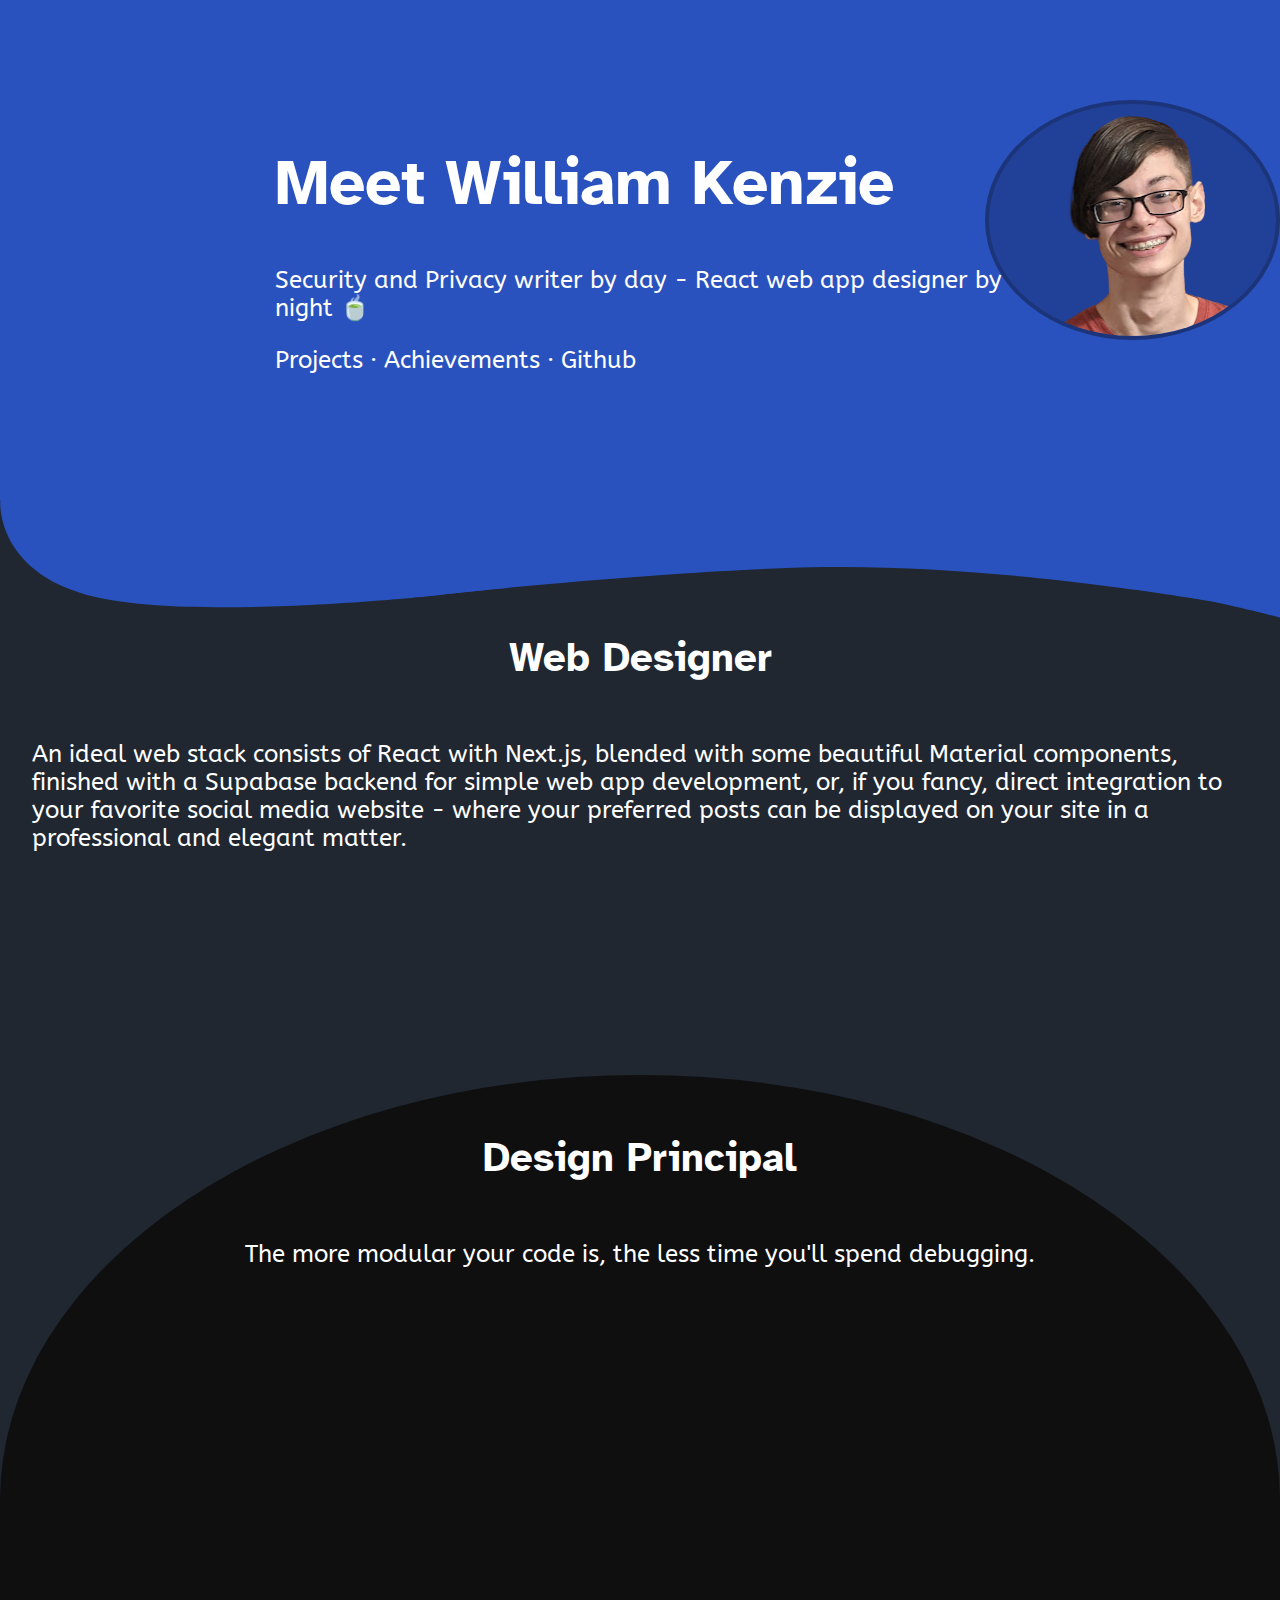
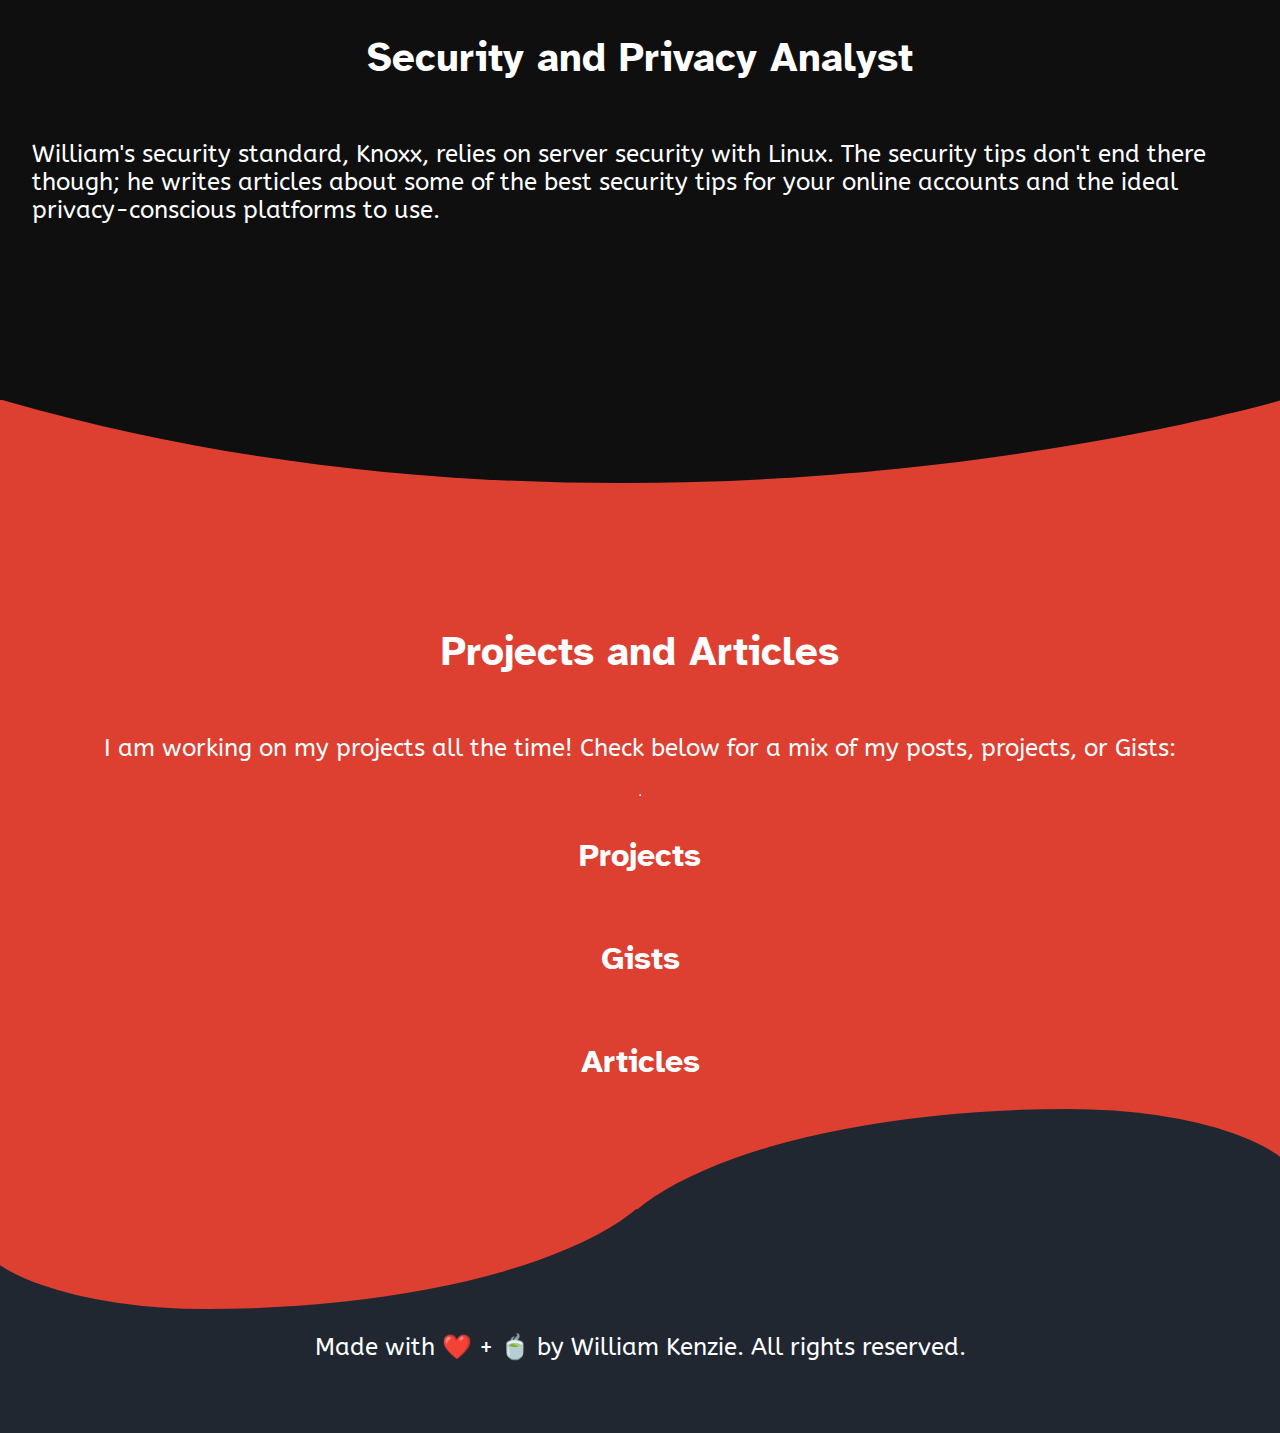
<file: index.html>
<!DOCTYPE html>
<html lang="en">
   <head>
      <meta charset="UTF-8" />
      <meta http-equiv="X-UA-Compatible" content="IE=edge" />
      <meta name="viewport" content="width=device-width, initial-scale=1.0" />
      <meta name="title" content="William Kenzie">
      <meta name="description" content="Security and Privacy writer by day - React web app designer by night 🍵">
      <meta name="keywords" content="Javascript Developer, Python Developer, React Developer, Rust Developer, Security Analyst, Privacy Analyst, Privacy, Security, Developer">
      <meta name="robots" content="index, follow">
      <meta http-equiv="Content-Type" content="text/html; charset=utf-8">
      <meta name="language" content="English">
      <title>William Kenzie</title>
      <link rel="stylesheet" href="assets/style.css">
      </link>
   </head>
   <body>
      <section class="blue">
         <div style="float:left; max-width:60%">
            <h1>Meet William Kenzie</h1>
            <p>Security and Privacy writer by day - React web app designer by night 🍵</p>
            <p><a href="./projects">Projects</a> &centerdot; <a href="./achievements">Achievements</a> &centerdot; <a href="https://github.com/willkenzie">Github</a></p>
         </div>
         <img src="assets/me.png" alt="William Kenzie">
      </section>
      <svg class="separator" width="100%" height="120" viewBox="0.1 0.1 180 40" preserveAspectRatio="none" style="z-index:2; position:absolute;">
         <g transform="translate(-18.298844,-77.973964)">
            <path style="fill:#2a52be;" d="M 31.615583,86.351641 H 192.16499 v 26.901969 c 0,0 -32.03411,-14.237983 -59.62682,-12.72484 -22.34188,1.2252 -54.779359,9.72634 -54.779359,9.72634 0,0 -22.029534,3.62882 -34.471238,-1.88988 -12.441702,-5.51871 -11.67199,-22.013589 -11.67199,-22.013589 z" />
            <path style="fill:#2a52be;" d="M 18.441597,78.106256 H 198.58126 v 39.288614 c 0,0 -43.10672,-27.825245 -73.47599,-19.687823 -30.369264,8.137423 -46.832208,12.548653 -46.832208,12.548653 0,0 -32.775418,8.05972 -46.735258,0 C 17.577964,102.19598 18.441597,78.106256 18.441597,78.106256 Z" />
         </g>
      </svg>
      <section>
         <h2>Web Designer</h2>
         <p>An ideal web stack consists of React with Next.js, blended with some beautiful Material components, finished with a Supabase backend for simple web app development, or, if you fancy, direct integration to your favorite social media website - where your preferred posts can be displayed on your site in a professional and elegant matter.</p>
      </section>
      <section class="bubble ">
         <h2>Design Principal</h2>
         <p>The more modular your code is, the less time you'll spend debugging.</p>
      </section>
      <section class="dark">
         <h2>Security and Privacy Analyst</h2>
         <p>William's security standard, Knoxx, relies on server security with Linux. The security tips don't end there though; he writes articles about some of the best security tips for your online accounts and the ideal privacy-conscious platforms to use.</p>
      </section>
      <div style="background-color:#dd3f31">
         <svg class="separator" xmlns="http://www.w3.org/2000/svg" width="100%" height="90" viewBox="0.1 0.3 200 19" preserveAspectRatio="none">
            <g transform="translate(-0.21755166,-100.15454)">
               <path style="fill:#0f0f10;" d="M 0.2688579,100.29477 H 200.98548 c 0,0 -99.37375,39.84098 -200.7166221,0 z" />
            </g>
         </svg>
      </div>
      <section class="red" style="padding-bottom:6rem;">
         <div class="curve bottomcurve "></div>
         <h2>Projects and Articles</h2>
         <p>I am working on my projects all the time! Check below for a mix of my posts, projects, or Gists:</p>
         <hr>
         <h3>Projects</h3>
         <div id="projects"></div>
         <h3>Gists</h3>
         <div id="gists"></div>
         <h3>Articles</h3>
         <div id="posts"></div>
      </section>
      <section class="footer small">
         <p> Made with ❤️ + 🍵 by William Kenzie. All rights reserved.
         <p>
      </section>
      <script>
         fetch("https://api.github.com/users/willkenzie/repos")
         .then(response => response.json())
         .then(data => {
           const projects = document.getElementById('projects');
           for (project of data) {
           projects.innerHTML += `<a class="name" href="${project.html_url}">${project.name}</a><p class="description">${project.description}<p>`
           }
         });
         fetch("https://api.github.com/users/willkenzie/gists")
         .then(response => response.json())
         .then(data => {
           const gists = document.getElementById('gists');
           for (gist of data) {
           gists.innerHTML += `<a class="name" href="${gist.html_url}">${gist.description}</a>`
           }
         });
         fetch("https://dev.to/api/articles?username=willkenzie")
         .then(response => response.json())
         .then(data => {
           const posts = document.getElementById('posts');
           for (post of data) {
           posts.innerHTML += `<a class="name" href="${post.url}">${post.title}</a><p class="description">${post.description}</p>`
           }
         });
      </script>
   </body>
</html>
</file>
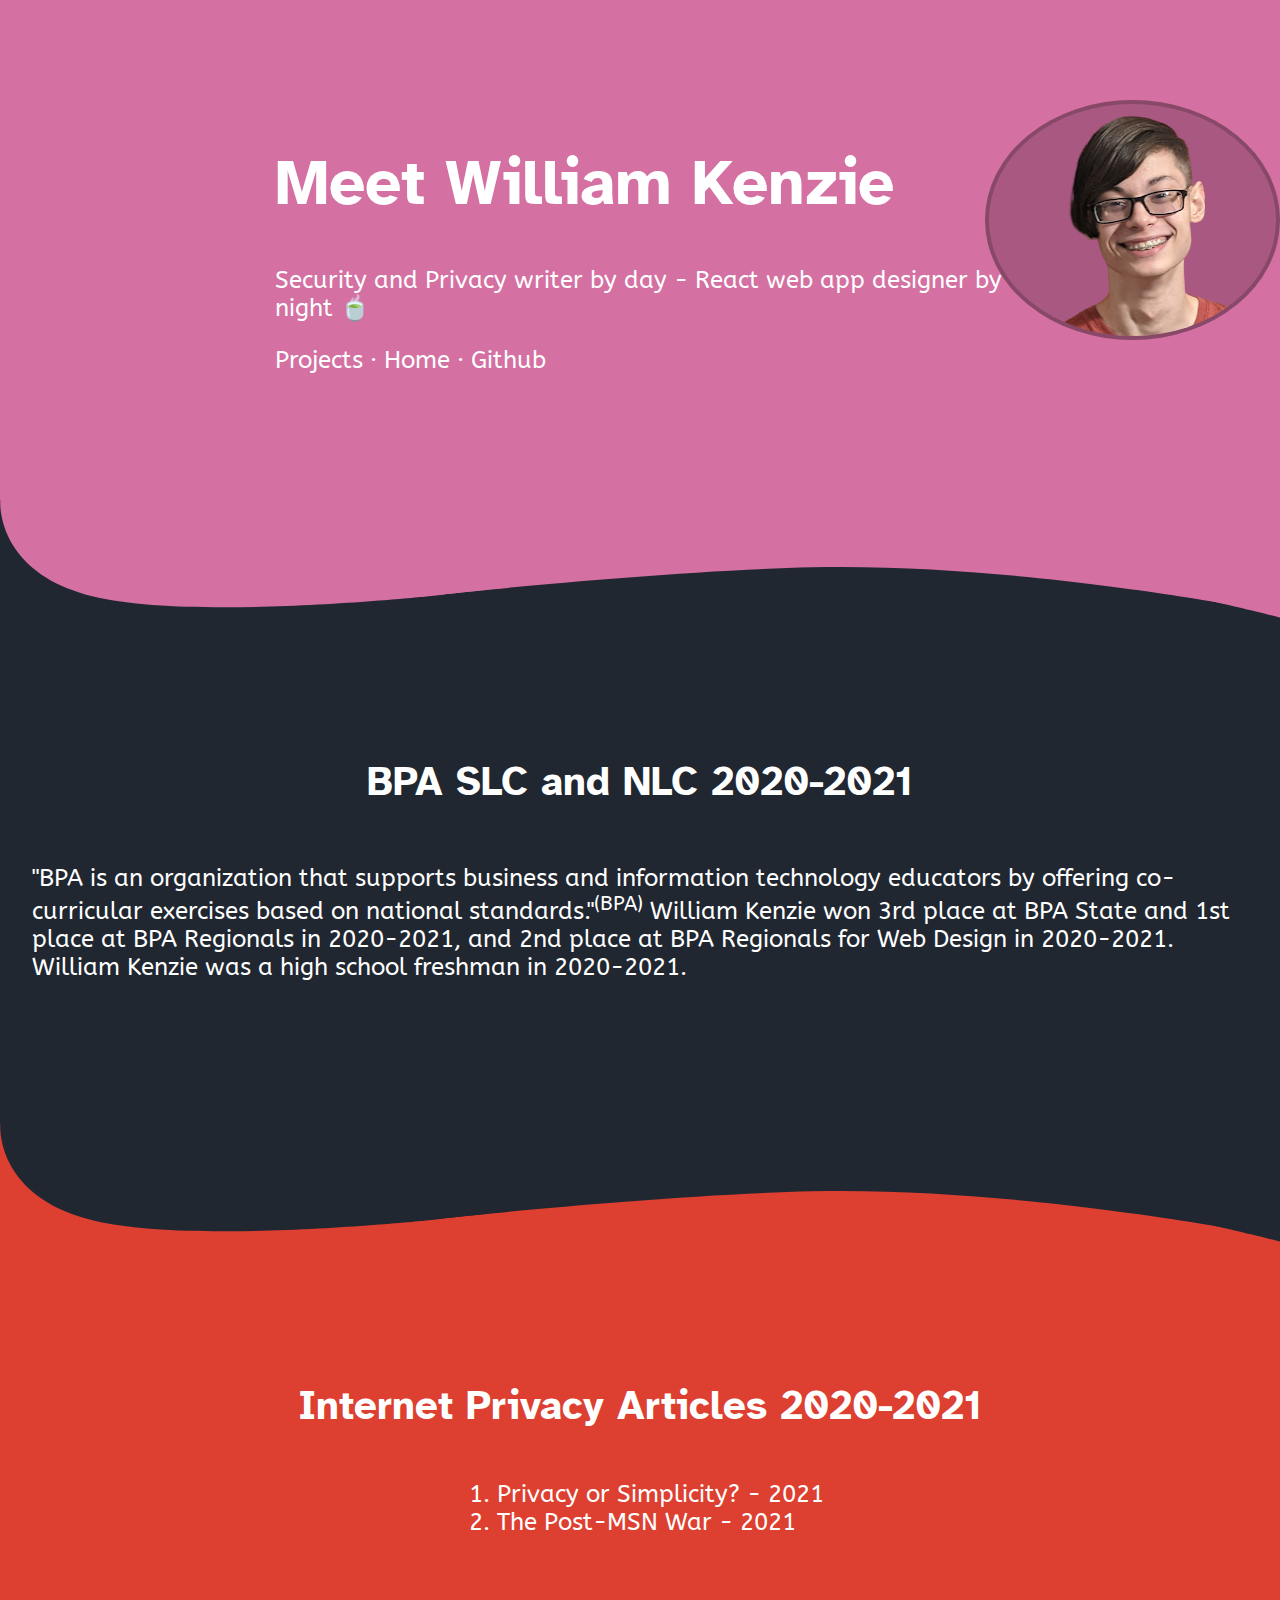
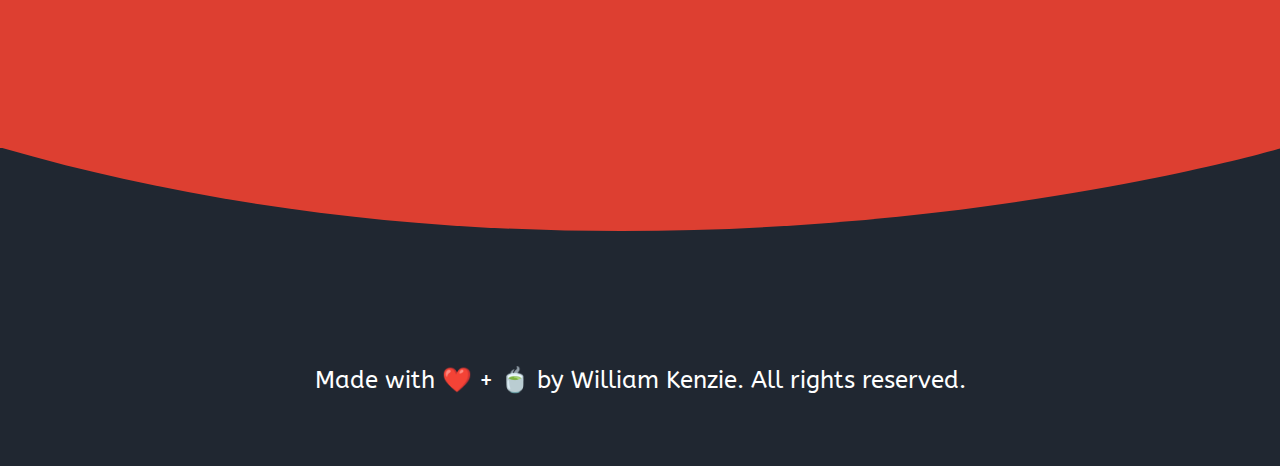
<file: achievements/index.html>
<!DOCTYPE html>
<html lang="en">
   <head>
      <meta charset="UTF-8" />
      <meta http-equiv="X-UA-Compatible" content="IE=edge" />
      <meta name="viewport" content="width=device-width, initial-scale=1.0" />
      <meta name="title" content="William Kenzie">
      <meta name="description" content="Security and Privacy writer by day - React web app designer by night 🍵">
      <meta name="keywords" content="Javascript Developer, Python Developer, React Developer, Rust Developer, Security Analyst, Privacy Analyst, Privacy, Security, Developer">
      <meta name="robots" content="index, follow">
      <meta http-equiv="Content-Type" content="text/html; charset=utf-8">
      <meta name="language" content="English">
      <title>Achievements - William Kenzie</title>
      <link rel="stylesheet" href="../assets/style.css">
      </link>
   </head>
   <body>
      <section class="pink">
         <div style="float:left; max-width:60%">
            <h1>Meet William Kenzie</h1>
            <p>Security and Privacy writer by day - React web app designer by night 🍵</p>
            <p><a href="../projects">Projects</a> &centerdot; <a href="../">Home</a> &centerdot; <a href="https://github.com/willkenzie">Github</a></p>
         </div>
         <img src="../assets/me.png" alt="William Kenzie">
      </section>
      <svg class="separator" width="100%" height="120" viewBox="0.1 0.1 180 40" preserveAspectRatio="none">
         <g transform="translate(-18.298844,-77.973964)">
            <path style="fill:#d470a2;" d="M 31.615583,86.351641 H 192.16499 v 26.901969 c 0,0 -32.03411,-14.237983 -59.62682,-12.72484 -22.34188,1.2252 -54.779359,9.72634 -54.779359,9.72634 0,0 -22.029534,3.62882 -34.471238,-1.88988 -12.441702,-5.51871 -11.67199,-22.013589 -11.67199,-22.013589 z" />
            <path style="fill:#d470a2;" d="M 18.441597,78.106256 H 198.58126 v 39.288614 c 0,0 -43.10672,-27.825245 -73.47599,-19.687823 -30.369264,8.137423 -46.832208,12.548653 -46.832208,12.548653 0,0 -32.775418,8.05972 -46.735258,0 C 17.577964,102.19598 18.441597,78.106256 18.441597,78.106256 Z" />
         </g>
      </svg>
      <section>
         <h2>BPA SLC and NLC 2020-2021</h2>
         <p>"BPA is an organization that supports business and information technology educators by offering co-curricular exercises based on national standards."<sup>(<a href="https://bpa.org">BPA</a>)</sup> William Kenzie won 3rd place at BPA State and 1st place at BPA Regionals in 2020-2021, and 2nd place at BPA Regionals for Web Design in 2020-2021. William Kenzie was a high school freshman in 2020-2021.</p>
      </section>
      <div style="background:#dd3f31">
         <svg class="separator" width="100%" height="120" viewBox="0.1 0.1 180 40" preserveAspectRatio="none">
            <g transform="translate(-18.298844,-77.973964)">
               <path style="fill:#202731;" d="M 31.615583,86.351641 H 192.16499 v 26.901969 c 0,0 -32.03411,-14.237983 -59.62682,-12.72484 -22.34188,1.2252 -54.779359,9.72634 -54.779359,9.72634 0,0 -22.029534,3.62882 -34.471238,-1.88988 -12.441702,-5.51871 -11.67199,-22.013589 -11.67199,-22.013589 z" />
               <path style="fill:#202731;" d="M 18.441597,78.106256 H 198.58126 v 39.288614 c 0,0 -43.10672,-27.825245 -73.47599,-19.687823 -30.369264,8.137423 -46.832208,12.548653 -46.832208,12.548653 0,0 -32.775418,8.05972 -46.735258,0 C 17.577964,102.19598 18.441597,78.106256 18.441597,78.106256 Z" />
            </g>
         </svg>
      </div>
      <section class="red">
         <h2>Internet Privacy Articles 2020-2021</h2>
         <ol>
            <li> <a href="https://dev.to/willkenzie/privacy-or-simplicity-1feb"> Privacy or Simplicity? - 2021</a></li>
            <li> <a href="https://dev.to/willkenzie/the-post-msn-war-15ai"> The Post-MSN War - 2021</a></li>
         </ol>
      </section>
      <svg class="separator" xmlns="http://www.w3.org/2000/svg" width="100%" height="90" viewBox="0.1 0.3 200 19" preserveAspectRatio="none">
         <g transform="translate(-0.21755166,-100.15454)">
            <path style="fill:#dd3f31;" d="M 0.2688579,100.29477 H 200.98548 c 0,0 -99.37375,39.84098 -200.7166221,0 z" />
         </g>
      </svg>
      <section class="footer small">
         <p> Made with ❤️ + 🍵 by William Kenzie. All rights reserved.
         <p>
      </section>
   </body>
</html>
</file>
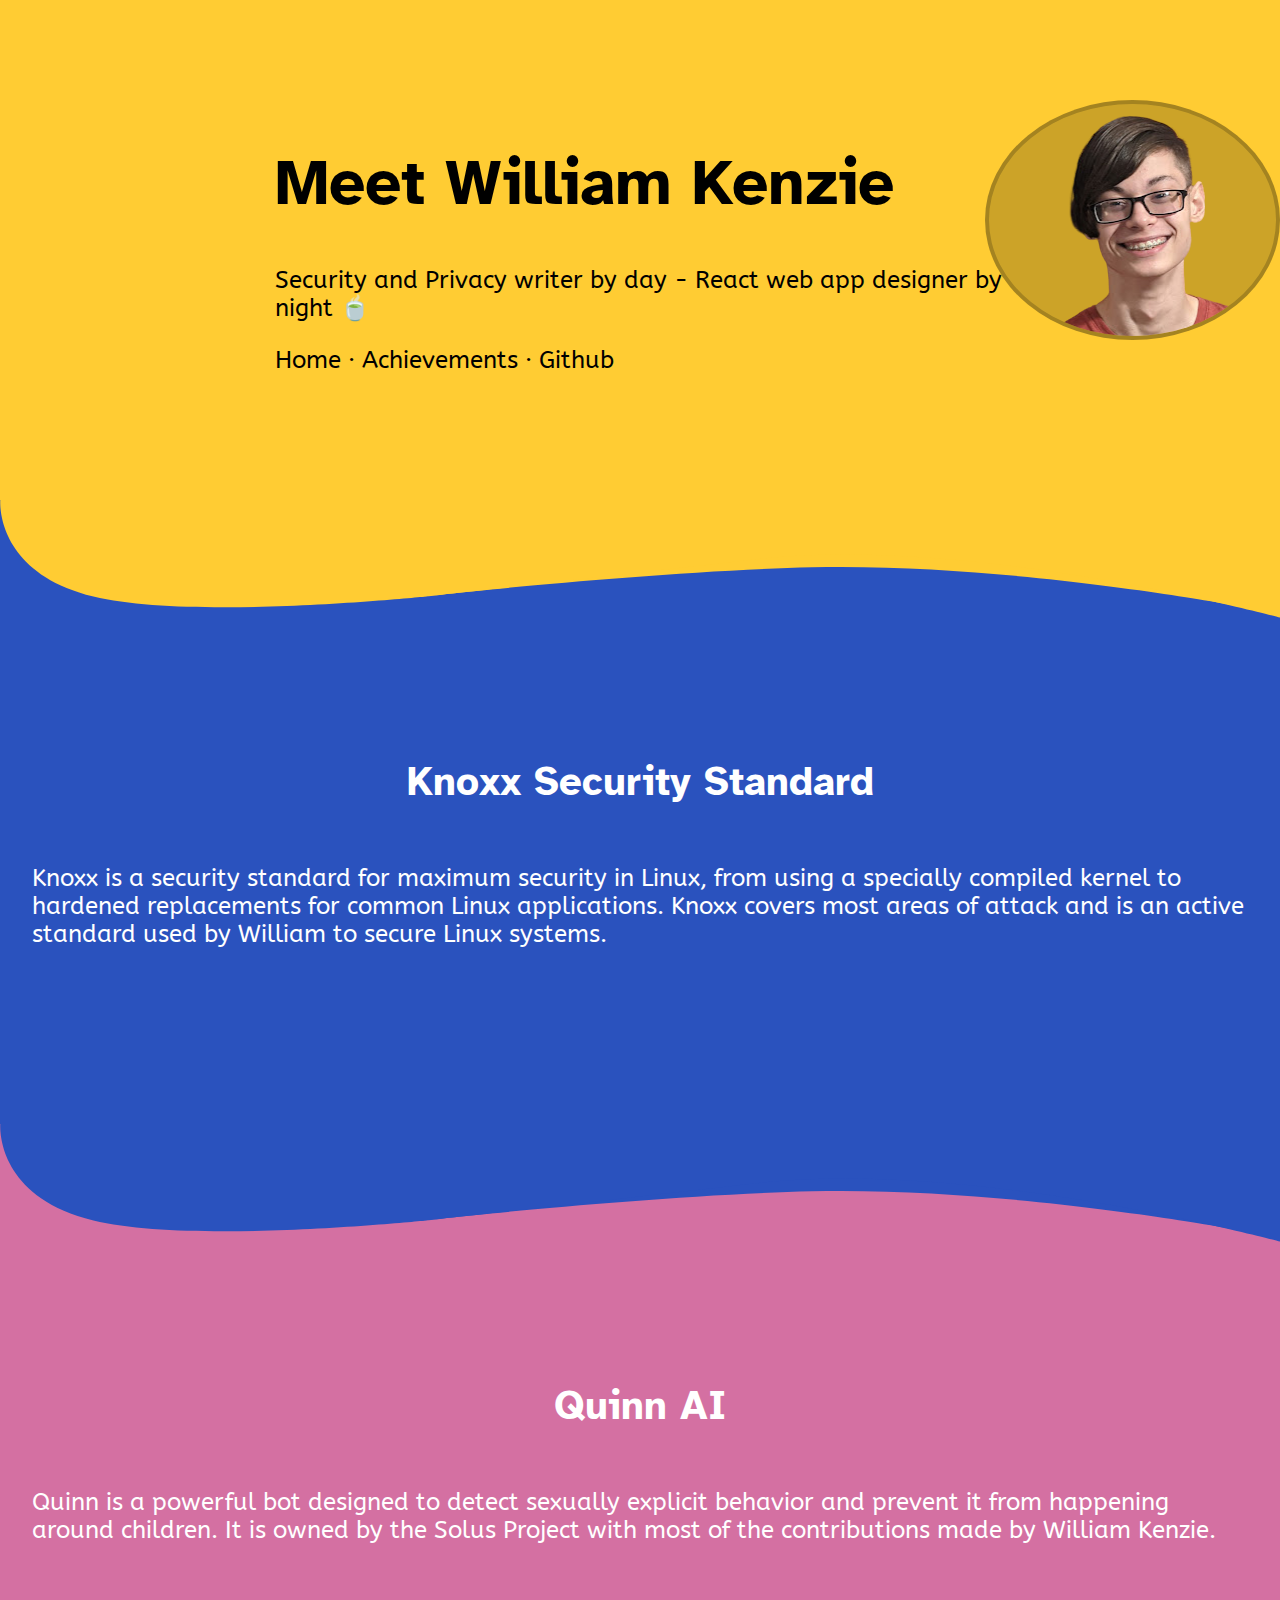
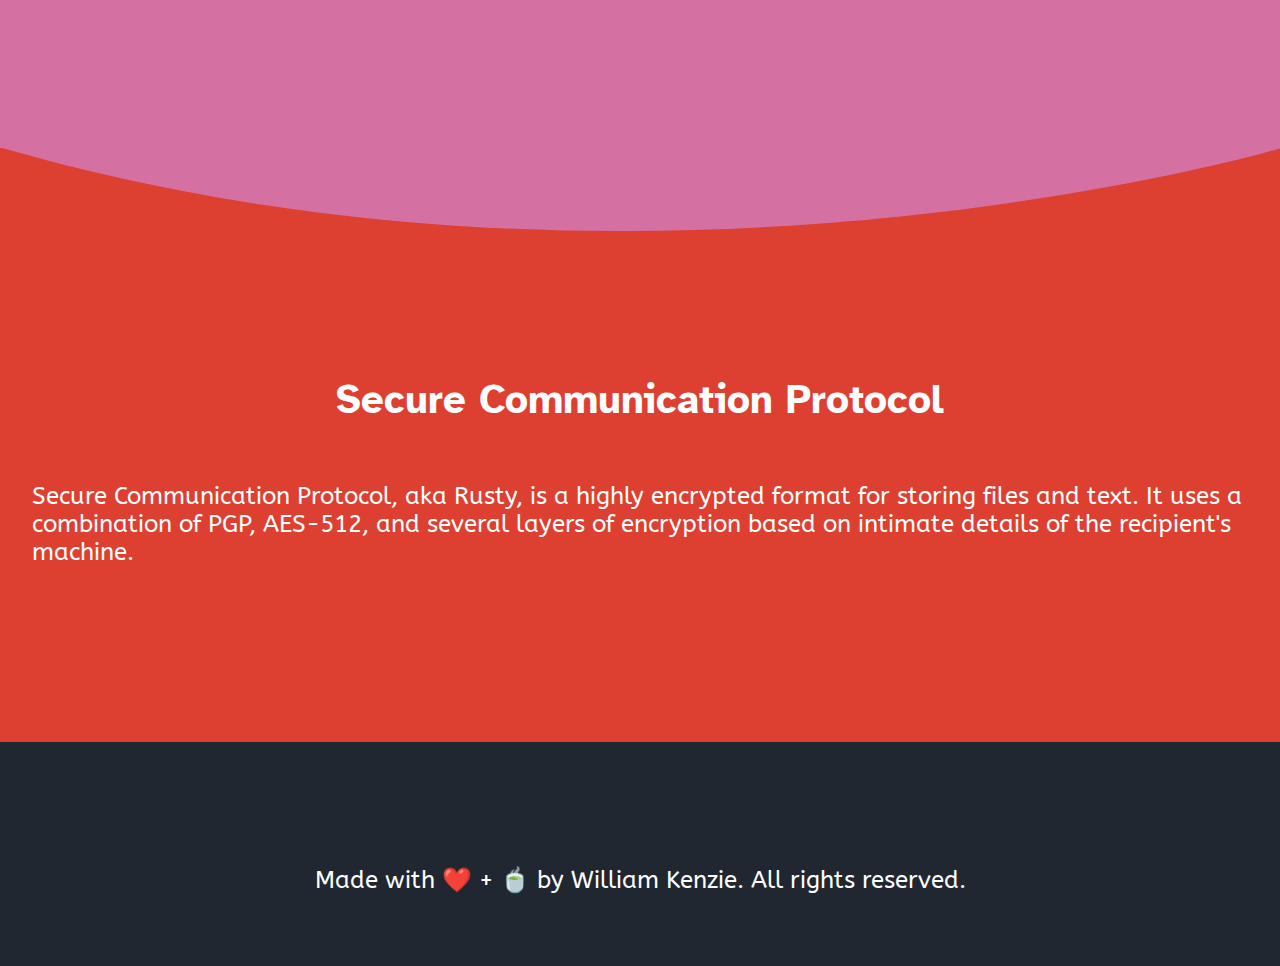
<file: projects/index.html>
<!DOCTYPE html>
<html lang="en">
   <head>
      <meta charset="UTF-8" />
      <meta http-equiv="X-UA-Compatible" content="IE=edge" />
      <meta name="viewport" content="width=device-width, initial-scale=1.0" />
      <title>Achievements - William Kenzie</title>
      <link rel="stylesheet" href="../assets/style.css">
      </link>
   </head>
   <body>
      <section class="yellow">
         <div style="float:left; max-width:60%">
            <h1>Meet William Kenzie</h1>
            <p>Security and Privacy writer by day - React web app designer by night 🍵</p>
            <p><a href="../">Home</a> &centerdot; <a href="./achievements">Achievements</a> &centerdot; <a href="https://github.com/willkenzie">Github</a></p>
         </div>
         <img src="../assets/me.png" alt="William Kenzie">
      </section>
      <div class="blue">
         <svg class="separator" width="100%" height="120" viewBox="0.1 0.1 180 40" preserveAspectRatio="none">
            <g transform="translate(-18.298844,-77.973964)">
               <path style="fill:#ffcc33;" d="M 31.615583,86.351641 H 192.16499 v 26.901969 c 0,0 -32.03411,-14.237983 -59.62682,-12.72484 -22.34188,1.2252 -54.779359,9.72634 -54.779359,9.72634 0,0 -22.029534,3.62882 -34.471238,-1.88988 -12.441702,-5.51871 -11.67199,-22.013589 -11.67199,-22.013589 z" />
               <path style="fill:#ffcc33;" d="M 18.441597,78.106256 H 198.58126 v 39.288614 c 0,0 -43.10672,-27.825245 -73.47599,-19.687823 -30.369264,8.137423 -46.832208,12.548653 -46.832208,12.548653 0,0 -32.775418,8.05972 -46.735258,0 C 17.577964,102.19598 18.441597,78.106256 18.441597,78.106256 Z" />
            </g>
         </svg>
      </div>
      <section class="blue">
         <h2>Knoxx Security Standard</h2>
         <p>Knoxx is a security standard for maximum security in Linux, from using a specially compiled kernel to hardened replacements for common Linux applications. Knoxx covers most areas of attack and is an active standard used by William to secure Linux systems.</p>
      </section>
      <div style="background:#d470a2">
         <svg class="separator" width="100%" height="120" viewBox="0.1 0.1 180 40" preserveAspectRatio="none">
            <g transform="translate(-18.298844,-77.973964)">
               <path style="fill:#2a52be;" d="M 31.615583,86.351641 H 192.16499 v 26.901969 c 0,0 -32.03411,-14.237983 -59.62682,-12.72484 -22.34188,1.2252 -54.779359,9.72634 -54.779359,9.72634 0,0 -22.029534,3.62882 -34.471238,-1.88988 -12.441702,-5.51871 -11.67199,-22.013589 -11.67199,-22.013589 z" />
               <path style="fill:#2a52be;" d="M 18.441597,78.106256 H 198.58126 v 39.288614 c 0,0 -43.10672,-27.825245 -73.47599,-19.687823 -30.369264,8.137423 -46.832208,12.548653 -46.832208,12.548653 0,0 -32.775418,8.05972 -46.735258,0 C 17.577964,102.19598 18.441597,78.106256 18.441597,78.106256 Z" />
            </g>
         </svg>
      </div>
      <section class="pink">
         <h2>Quinn AI</h2>
         <p>Quinn is a powerful bot designed to detect sexually explicit behavior and prevent it from happening around children. It is owned by the Solus Project with most of the contributions made by William Kenzie.</p>
      </section>
      <div style="background:#dd3f31">
         <svg class="separator" xmlns="http://www.w3.org/2000/svg" width="100%" height="90" viewBox="0.1 0.3 200 19" preserveAspectRatio="none">
            <g transform="translate(-0.21755166,-100.15454)">
               <path style="fill:#d470a2;" d="M 0.2688579,100.29477 H 200.98548 c 0,0 -99.37375,39.84098 -200.7166221,0 z" />
            </g>
         </svg>
      </div>
      <section class="red bottombubble">
         <h2>Secure Communication Protocol</h2>
         <p>Secure Communication Protocol, aka Rusty, is a highly encrypted format for storing files and text. It uses a combination of PGP, AES-512, and several layers of encryption based on intimate details of the recipient's machine.</p>
      </section>
      <section class="footer small">
         <p> Made with ❤️ + 🍵 by William Kenzie. All rights reserved.
         <p>
      </section>
   </body>
</html>
</file>
<file: assets/style.css>
/* Fonts */
@import url('https://fonts.googleapis.com/css2?family=Atkinson+Hyperlegible&display=swap');
@import url('https://fonts.googleapis.com/css2?family=ABeeZee&family=Atkinson+Hyperlegible&display=swap');

/* Graphics */
img {
  right:0;
  position:absolute;
  border-style: solid;
  border-radius:66%;
  border-width:0.3rem;
  border-color:rgba(0, 0, 0, .2);
  background-color:rgba(0, 0, 0, .2);
}

/* Links */
a {
  color: inherit;
  text-decoration: none;
}
a:active {
  color: inherit;
  text-decoration: none;
}
a:hover {
  color: inherit;
  text-decoration: none;
}

/* Headers */
h1 {
  font-size: 4rem;
  font-family:'Atkinson Hyperlegible', sans-serif;
  font-weight: bold;
}
h2 {
  font-size: 2.5rem;
  font-family:'Atkinson Hyperlegible', sans-serif;
}
h3 {
  font-size: 2.0rem;
  font-family:'Atkinson Hyperlegible', sans-serif;
}
.name {
  font-size: 1.8rem;
  font-family:'Atkinson Hyperlegible', sans-serif;
}

/* General Text */
p {
  font-size: 1.5rem;
  font-family: 'ABeeZee', monospace;
}
.description {
  font-size: 1.3rem;
  font-family: 'ABeeZee', monospace;
}

li {
  font-size: 1.5rem;
  font-family: 'ABeeZee', monospace;
}

/* Containers */
body {
  margin: 0;
  font-family: 'Prompt', sans-serif;
  color: white;
  background: #202731;
  overflow-x: hidden;
}

section {
  position: relative;
  display: flex;
  flex-direction: column;
  align-items: center;
  min-height: 400px;
  padding-top: 100px;
  padding-left: 2rem;
  padding-right: 2rem;
}

.small {
  min-height: 0.6rem;
}

/* Colored Containers */
.yellow {
  background: #ffcc33;
  color: black;
}

.blue {
  background: #2a52be;
}

.red {
  background: #dd3f31;
}

.pink {
  background: #d470a2;
  overflow: hidden;
}

.dark {
  background: #0f0f10;
}

/* Curves */
.curve {
  position: absolute;
  height: 250px;
  width: 100%;
  bottom: 0;
  text-align: center;
}

.curve::before {
  content: '';
  display: block;
  position: absolute;
  border-radius: 100% 50%;
  width: 55%;
  height: 100%;
  transform: translate(85%, 60%);
  background-color: hsl(216, 21%, 16%);
}

.curve::after {
  content: '';
  display: block;
  position: absolute;
  border-radius: 100% 50%;
  width: 55%;
  height: 100%;
  background-color: #3c31dd;
  transform: translate(-4%, 40%);
  z-index: -1;
}

.bottomcurve::after{
  content: '';
  display: block;
  position: absolute;
  border-radius: 100% 50%;
  width: 55%;
  height: 100%;
  background: #dd3f31;
  transform: translate(-4%, 40%);
  z-index: -1;
}

.bubble::after {
  content: '';
  border-top-left-radius: 50% 100%;
  border-top-right-radius: 50% 100%;
  position: absolute;
  bottom: 0;
  z-index: -1;
  width: 100%;
  background-color: #0f0f10;
  height: 85%;
}

.bottombubble::after {
  background: #dd3f31;
}
</file>
